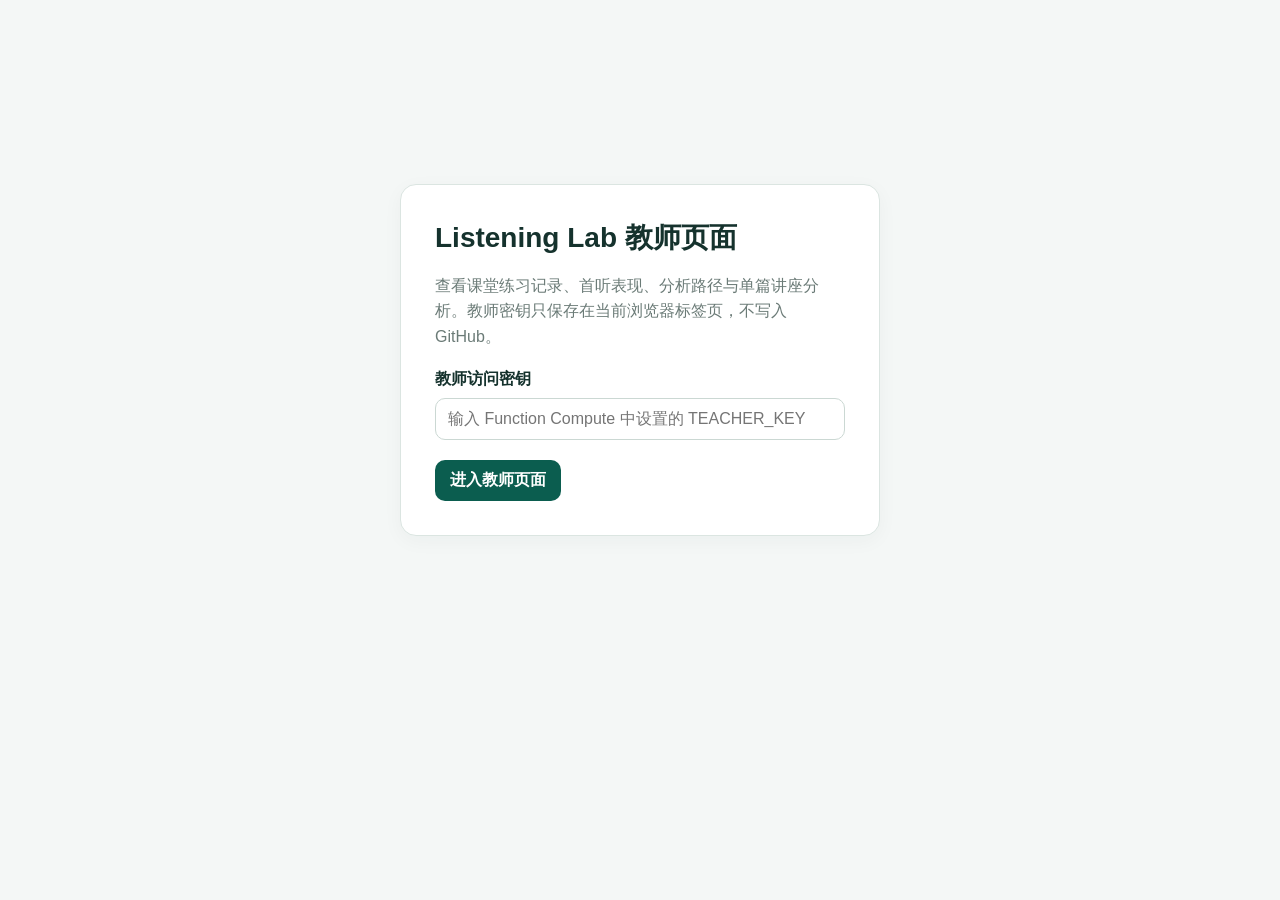
<file: teacher/index.html>
<!doctype html>
<html lang="zh-CN">
<head>
  <meta charset="utf-8">
  <meta name="viewport" content="width=device-width,initial-scale=1">
  <title>Listening Lab · 教师页面</title>
  <link rel="stylesheet" href="styles.css?v=teacher-0.2.3">
</head>
<body>
  <div id="app"></div>
  <script src="app.js?v=teacher-0.2.3"></script>
</body>
</html>
</file>
<file: teacher/styles.css>
:root{
  --bg:#f4f7f6;--panel:#fff;--ink:#15322d;--muted:#6b7b77;--line:#dbe5e1;
  --brand:#0b5d4f;--brand2:#e8f3ef;--ok:#167a57;--warn:#a86d12;--bad:#b74646;
  font-family:Inter,-apple-system,BlinkMacSystemFont,"Segoe UI","PingFang SC","Microsoft YaHei",sans-serif;
}
*{box-sizing:border-box}
body{margin:0;background:var(--bg);color:var(--ink)}
button,input,select{font:inherit}
button{cursor:pointer}
.topbar{height:72px;background:#073f36;color:white;display:flex;align-items:center;padding:0 28px;gap:18px;position:sticky;top:0;z-index:10;box-shadow:0 2px 12px rgba(0,0,0,.08)}
.brand{font-size:22px;font-weight:800;letter-spacing:.2px}
.subtitle{font-size:14px;opacity:.75}
.spacer{flex:1}
.shell{max-width:1480px;margin:0 auto;padding:26px}
.card{background:var(--panel);border:1px solid var(--line);border-radius:16px;box-shadow:0 5px 20px rgba(20,50,45,.04)}
.login-wrap{min-height:80vh;display:grid;place-items:center;padding:30px}
.login-card{width:min(480px,100%);padding:34px}
.login-card h1{margin:0 0 10px;font-size:28px}
.login-card p{color:var(--muted);line-height:1.6}
.field{display:grid;gap:8px;margin:20px 0}
.field label{font-weight:700}
.field input,.filters input,.filters select{width:100%;border:1px solid #cbd8d3;border-radius:10px;padding:11px 12px;background:white;color:var(--ink);outline:none}
.field input:focus,.filters input:focus,.filters select:focus{border-color:var(--brand);box-shadow:0 0 0 3px rgba(11,93,79,.08)}
.btn{border:0;border-radius:10px;padding:10px 15px;background:var(--brand);color:white;font-weight:700}
.btn.secondary{background:white;color:var(--brand);border:1px solid #bcd0c9}
.btn.ghost{background:rgba(255,255,255,.12)}
.error{margin-top:12px;color:var(--bad);font-size:14px}
.page-head{display:flex;align-items:flex-end;gap:18px;margin-bottom:18px}
.page-head h1{margin:0;font-size:28px}
.page-head p{margin:6px 0 0;color:var(--muted)}
.metrics{display:grid;grid-template-columns:repeat(4,minmax(0,1fr));gap:14px;margin-bottom:18px}
.metric{padding:18px}
.metric .label{font-size:13px;color:var(--muted)}
.metric .value{font-size:30px;font-weight:800;margin-top:6px}
.filters{padding:16px;display:grid;grid-template-columns:2fr 1fr 1fr 1fr 1fr auto;gap:12px;margin-bottom:16px}
.table-card{overflow:hidden}
.table-wrap{overflow:auto}
table{width:100%;border-collapse:collapse;min-width:980px}
th,td{padding:13px 14px;text-align:left;border-bottom:1px solid #edf1ef;font-size:14px;vertical-align:middle}
th{background:#f1f6f4;font-size:13px;color:#52645f;position:sticky;top:0}
tbody tr:hover{background:#f8fbfa}
.link-btn{border:0;background:none;color:var(--brand);font-weight:800;padding:0}
.code{font-family:ui-monospace,SFMono-Regular,Menlo,monospace;font-size:12px;color:#4e5d59}
.badge{display:inline-flex;align-items:center;border-radius:999px;padding:5px 9px;font-size:12px;font-weight:800}
.badge.completed{background:#e8f7ef;color:var(--ok)}
.badge.abandoned{background:#fff3df;color:var(--warn)}
.badge.in_progress{background:#eaf1ff;color:#315eaf}
.badge.other{background:#eef1f0;color:#5f6d69}
.empty{padding:42px;text-align:center;color:var(--muted)}
.detail-head{display:flex;align-items:center;gap:12px;margin-bottom:18px}
.detail-head h1{margin:0;font-size:24px}
.meta-grid{display:grid;grid-template-columns:repeat(6,minmax(0,1fr));gap:12px;padding:18px;margin-bottom:16px}
.meta-item{min-width:0}
.meta-item .k{font-size:12px;color:var(--muted);margin-bottom:5px}
.meta-item .v{font-weight:750;overflow-wrap:anywhere}
.section{margin-top:18px}
.section h2{font-size:18px;margin:0 0 10px}
.question-table .wrong{background:#fff7f7}
.question-table .recovered{background:#f2fbf6}
.answer-pill{display:inline-flex;min-width:28px;height:28px;align-items:center;justify-content:center;border-radius:7px;background:#edf2f0;font-weight:800}
.answer-pill.ok{background:#e1f5ea;color:#146b4d}
.answer-pill.bad{background:#fde9e9;color:#a23838}
.reason{display:inline-block;background:#f0f3f2;border-radius:6px;padding:3px 7px;margin:2px;font-size:12px}
.material-grid{display:grid;grid-template-columns:repeat(2,minmax(0,1fr));gap:12px}
.material-card{padding:16px}
.material-card h3{margin:0 0 10px;font-size:16px}
.material-card .row{margin:8px 0;line-height:1.5}
.material-card .row b{display:inline-block;min-width:110px}
pre.raw{white-space:pre-wrap;word-break:break-word;background:#f7f9f8;border:1px solid var(--line);padding:14px;border-radius:10px;font-size:12px}
.small{font-size:12px;color:var(--muted)}
@media(max-width:900px){
  .shell{padding:14px}.metrics,.meta-grid{grid-template-columns:repeat(2,minmax(0,1fr))}
  .filters{grid-template-columns:1fr 1fr}.material-grid{grid-template-columns:1fr}
}
@media(max-width:620px){.filters,.metrics,.meta-grid{grid-template-columns:1fr}}


.answer-trail{display:inline-flex;align-items:center;gap:4px;flex-wrap:wrap;margin-top:5px}.trail-answer{display:inline-flex;min-width:22px;height:22px;align-items:center;justify-content:center;border-radius:6px;background:#f0f4f2;font-size:12px;font-weight:800}.trail-arrow{color:var(--muted);font-size:12px}
</file>
